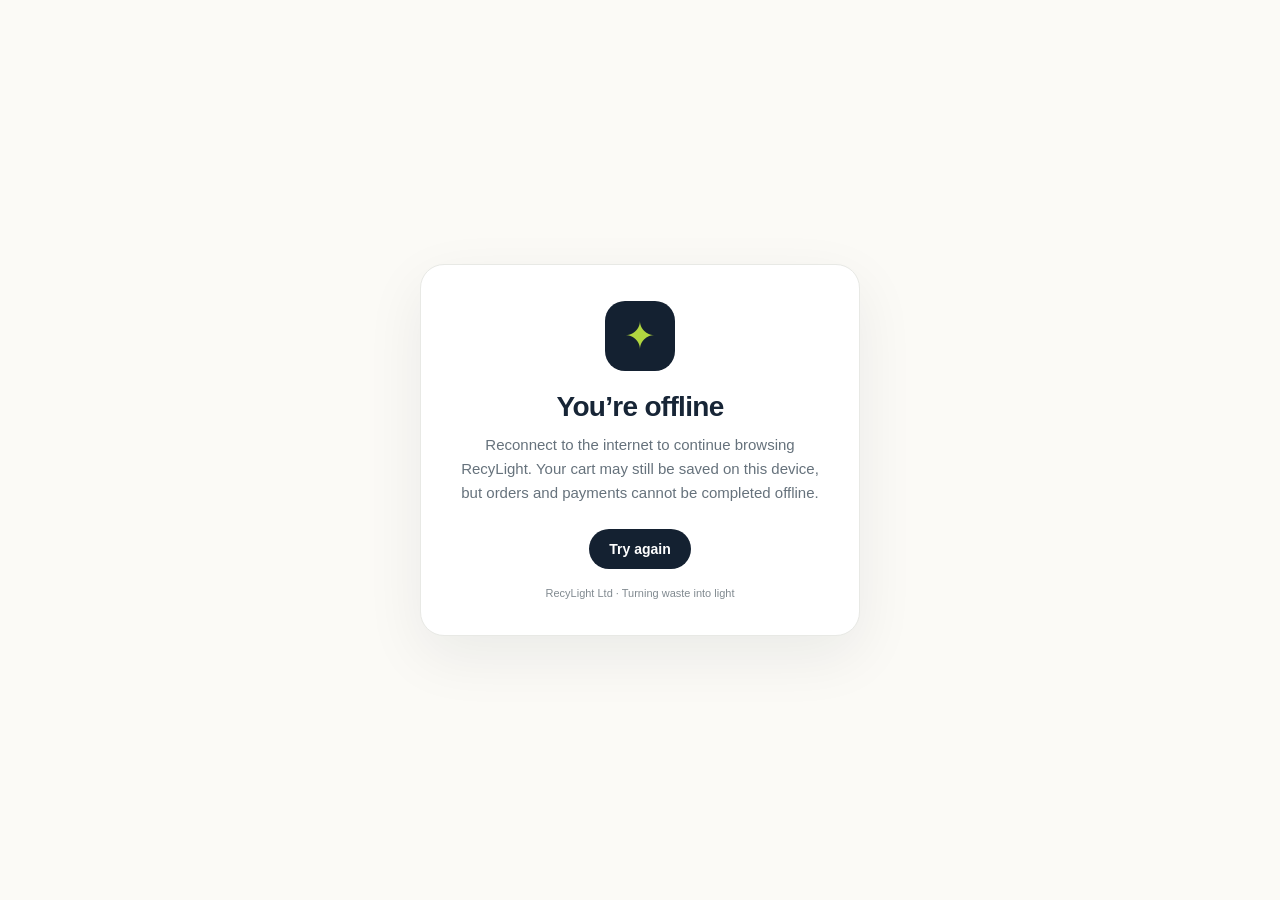
<file: recy-light-netlify-public/offline.html>
<!doctype html>
<html lang="en">
<head>
  <meta charset="utf-8">
  <meta name="viewport" content="width=device-width,initial-scale=1">
  <meta name="theme-color" content="#142131">
  <meta name="robots" content="noindex">
  <title>You're offline — RecyLight Ltd</title>
  <link rel="icon" href="assets/icon-192.png" type="image/png">
  <style>
    *{box-sizing:border-box}body{min-height:100vh;margin:0;display:grid;place-items:center;padding:24px;background:#fbfaf6;color:#172536;font-family:Arial,sans-serif}.offline-card{width:min(440px,100%);padding:36px 30px;border:1px solid #e8e9e5;border-radius:24px;background:#fff;text-align:center;box-shadow:0 20px 60px #14213112}.offline-mark{display:grid;place-items:center;width:70px;height:70px;margin:0 auto 20px;border-radius:20px;background:#142131;color:#b1d640;font-size:38px}.offline-card h1{margin:0 0 10px;font-size:28px;letter-spacing:-.7px}.offline-card p{margin:0 auto 24px;color:#66727c;font-size:15px;line-height:1.6}.offline-card button{padding:12px 20px;border:0;border-radius:999px;background:#142131;color:white;font-size:14px;font-weight:700;cursor:pointer}.offline-note{display:block;margin-top:18px;color:#818a90;font-size:11px}
  </style>
</head>
<body>
  <main class="offline-card">
    <span class="offline-mark" aria-hidden="true">✦</span>
    <h1>You’re offline</h1>
    <p>Reconnect to the internet to continue browsing RecyLight. Your cart may still be saved on this device, but orders and payments cannot be completed offline.</p>
    <button type="button" onclick="location.reload()">Try again</button>
    <small class="offline-note">RecyLight Ltd · Turning waste into light</small>
  </main>
</body>
</html>
</file>
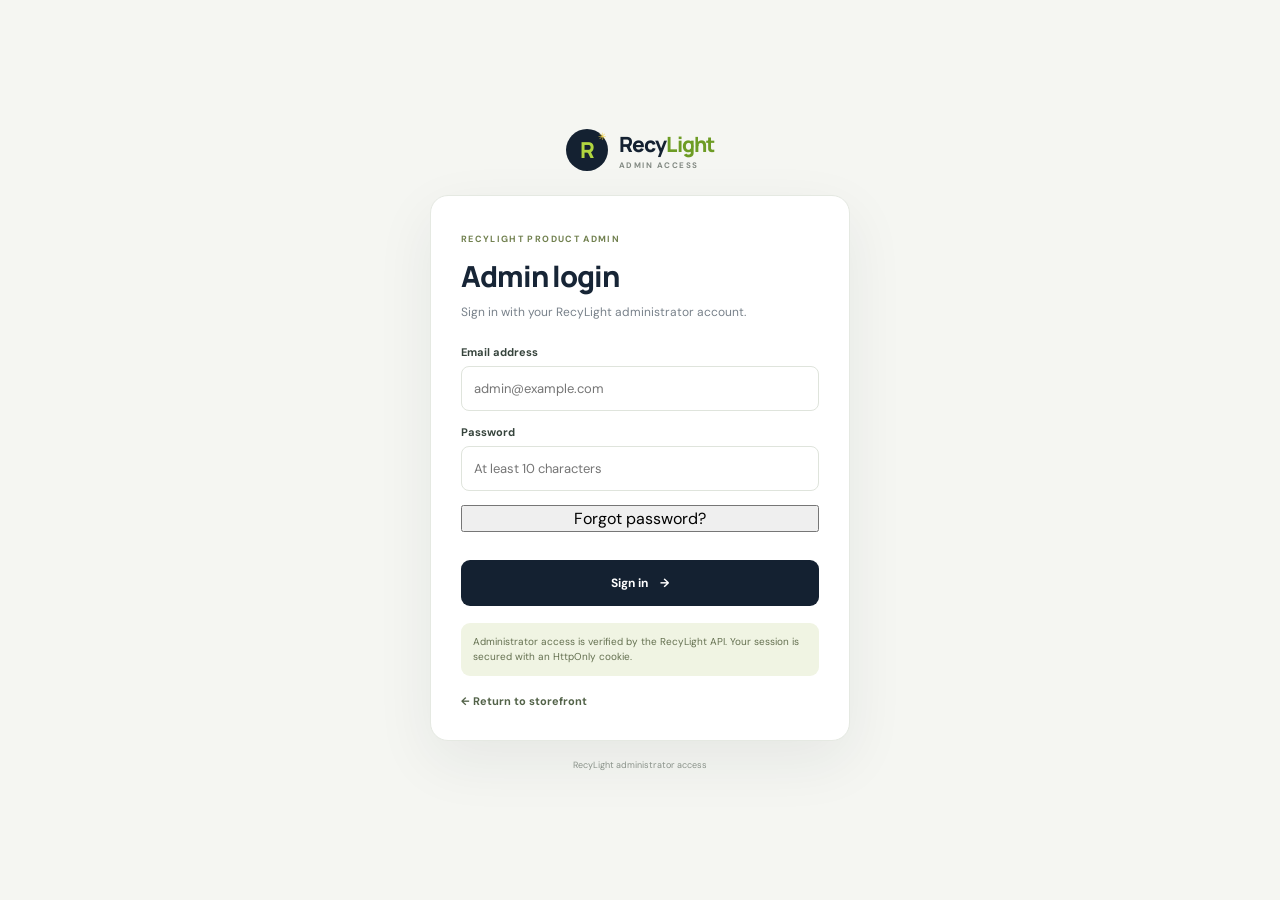
<file: outputs/recy-light/login.html>
<!doctype html>
<html lang="en">
<head>
  <meta charset="utf-8">
  <meta name="viewport" content="width=device-width, initial-scale=1">
  <meta name="robots" content="noindex, nofollow">
  <meta name="theme-color" content="#101c2a">
  <title>Admin login — RecyLight</title>
  <link rel="stylesheet" href="styles.css">
  <link rel="stylesheet" href="admin-login.css">
</head>
<body class="admin-login-page">
  <main class="login-wrap">
    <a class="login-brand" href="index.html"><span class="brand-mark" aria-hidden="true">R<span>✳</span></span><span>Recy<span>Light</span><small>ADMIN ACCESS</small></span></a>
    <section class="login-card" aria-labelledby="login-title">
      <span class="eyebrow">RECYLIGHT PRODUCT ADMIN</span>
      <h1 id="login-title">Admin login</h1>
      <p class="login-intro" id="login-intro">Sign in to manage the product catalog.</p>
      <form id="admin-login-form">
        <label>Email address<input id="admin-email" type="email" autocomplete="username" required placeholder="admin@example.com"></label>
        <label>Password<input id="admin-password" type="password" autocomplete="current-password" minlength="10" required placeholder="At least 10 characters"></label>
        <button class="forgot-password" id="admin-forgot-password" type="button" hidden>Forgot password?</button>
        <p class="reset-note" id="admin-reset-note" role="status" hidden></p>
        <label id="confirm-password-field" hidden>Confirm password<input id="admin-confirm-password" type="password" autocomplete="new-password" minlength="10" placeholder="Enter the password again"></label>
        <p class="login-error" id="login-error" role="alert"></p>
        <button class="login-submit" id="login-submit" type="submit">Sign in <span aria-hidden="true">→</span></button>
      </form>
      <p class="login-security-note" id="security-note">Admin access is verified by the RecyLight API.</p>
      <a class="storefront-link" href="index.html">← Return to storefront</a>
    </section>
    <p class="login-footnote">RecyLight administrator access</p>
  </main>
  <script src="api.js?v=12"></script>
  <script src="admin-login.js?v=4"></script>
</body>
</html>
</file>
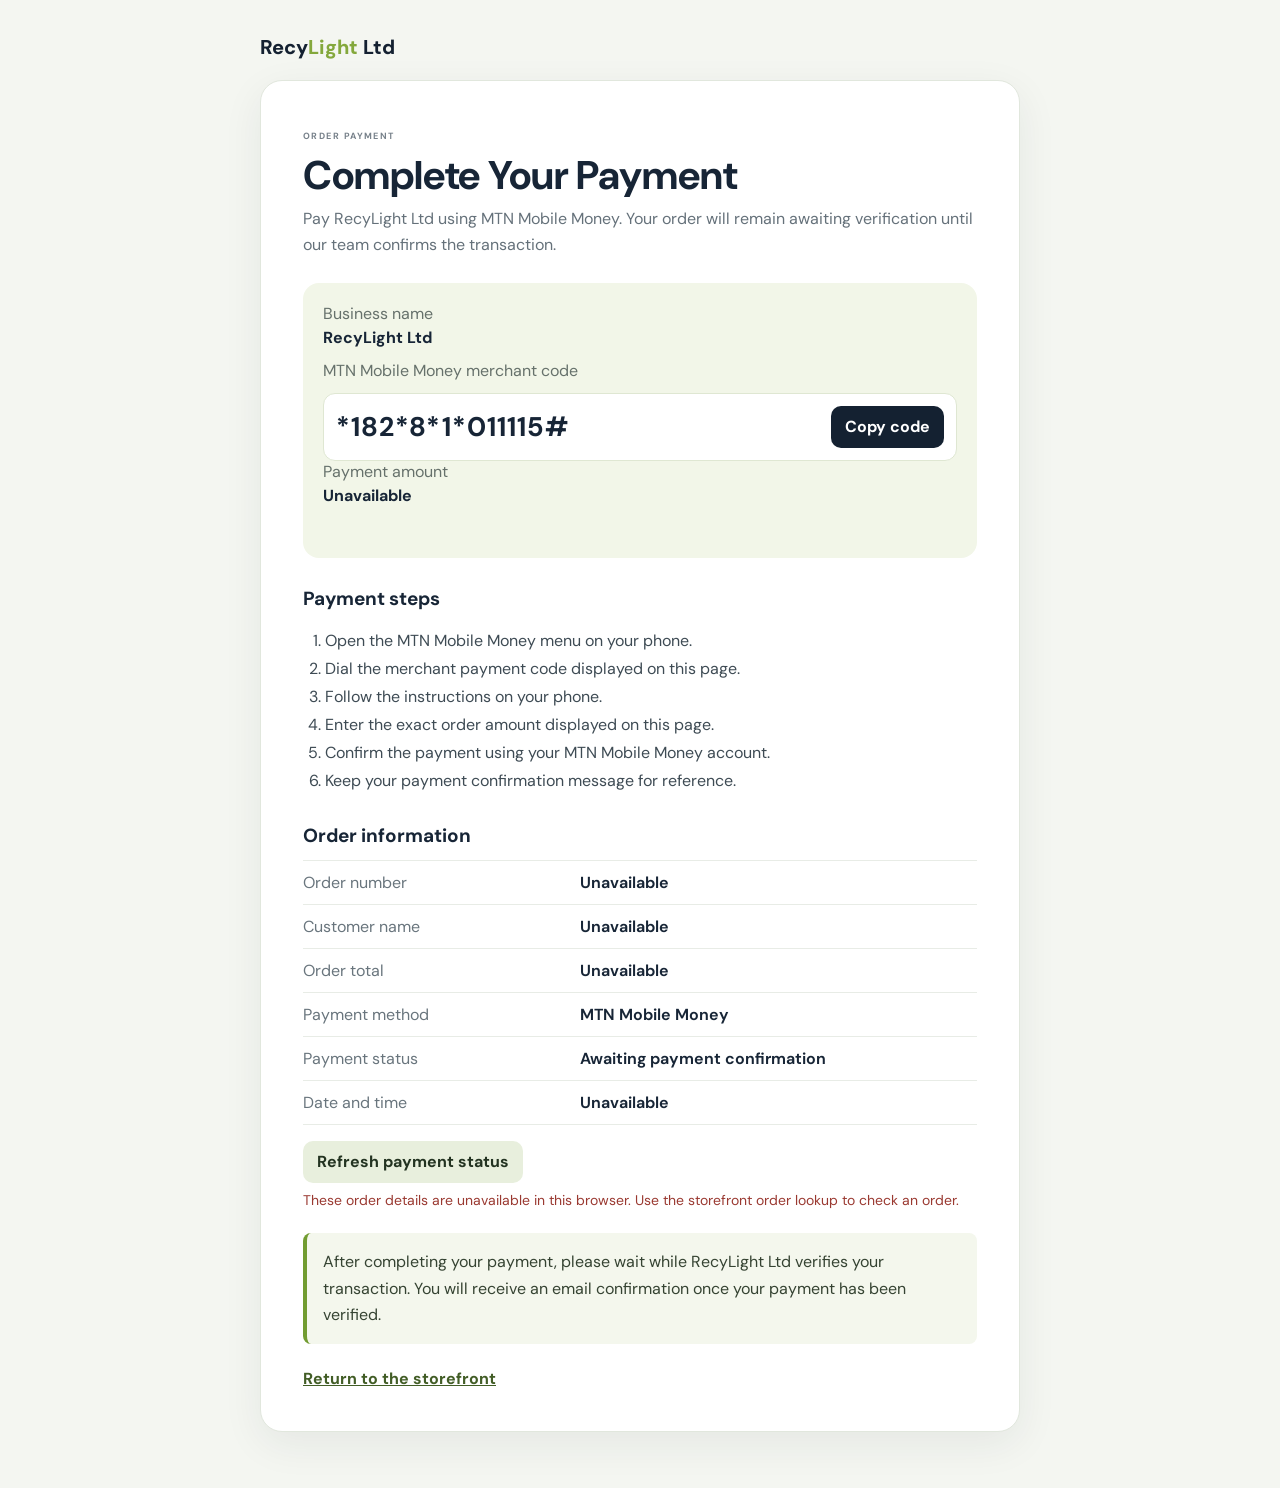
<file: outputs/recy-light/payment.html>
<!doctype html>
<html lang="en">
<head>
  <meta charset="utf-8">
  <meta name="viewport" content="width=device-width, initial-scale=1">
  <meta name="robots" content="noindex, nofollow">
  <meta name="theme-color" content="#142131">
  <title>Complete Your Payment — RecyLight Ltd</title>
  <link rel="stylesheet" href="styles.css">
  <link rel="stylesheet" href="payment.css">
</head>
<body class="payment-page">
  <main class="payment-shell">
    <a class="payment-brand" href="index.html">Recy<span>Light</span> Ltd</a>
    <section class="payment-card" aria-labelledby="payment-title">
      <span class="eyebrow">ORDER PAYMENT</span>
      <h1 id="payment-title">Complete Your Payment</h1>
      <p class="payment-intro">Pay RecyLight Ltd using MTN Mobile Money. Your order will remain awaiting verification until our team confirms the transaction.</p>

      <section class="merchant-panel" aria-label="Merchant payment details">
        <p>Business name <strong>RecyLight Ltd</strong></p>
        <p>MTN Mobile Money merchant code</p>
        <div class="merchant-code-row"><strong id="merchant-code">*182*8*1*011115#</strong><button type="button" id="copy-merchant-code">Copy code</button></div>
        <p>Payment amount <strong id="payment-amount">Loading…</strong></p>
        <p id="copy-feedback" class="payment-feedback" role="status"></p>
      </section>

      <section class="payment-steps">
        <h2>Payment steps</h2>
        <ol>
          <li>Open the MTN Mobile Money menu on your phone.</li>
          <li>Dial the merchant payment code displayed on this page.</li>
          <li>Follow the instructions on your phone.</li>
          <li>Enter the exact order amount displayed on this page.</li>
          <li>Confirm the payment using your MTN Mobile Money account.</li>
          <li>Keep your payment confirmation message for reference.</li>
        </ol>
      </section>

      <section class="order-summary" aria-labelledby="order-summary-title">
        <h2 id="order-summary-title">Order information</h2>
        <dl>
          <div><dt>Order number</dt><dd id="order-number">Loading…</dd></div>
          <div><dt>Customer name</dt><dd id="customer-name">Loading…</dd></div>
          <div><dt>Order total</dt><dd id="order-total">Loading…</dd></div>
          <div><dt>Payment method</dt><dd>MTN Mobile Money</dd></div>
          <div><dt>Payment status</dt><dd id="payment-status">Awaiting payment confirmation</dd></div>
          <div><dt>Date and time</dt><dd id="order-date">Loading…</dd></div>
        </dl>
        <button type="button" class="refresh-status" id="refresh-payment-status">Refresh payment status</button>
        <p id="status-feedback" class="payment-feedback" role="status"></p>
      </section>

      <form class="reference-form" id="payment-reference-form">
        <h2>Submit your payment reference</h2>
        <p>After paying, enter the transaction reference from your MTN confirmation message. An administrator will verify it.</p>
        <label for="transaction-reference">MTN transaction reference</label>
        <input id="transaction-reference" name="transactionReference" required minlength="4" maxlength="120" autocomplete="off">
        <button type="submit" id="submit-payment-reference">Submit for verification</button>
        <p id="reference-feedback" class="payment-feedback" role="status"></p>
      </form>

      <p class="payment-notice">After completing your payment, please wait while RecyLight Ltd verifies your transaction. You will receive an email confirmation once your payment has been verified.</p>
      <a class="back-to-store" href="index.html">Return to the storefront</a>
    </section>
  </main>
  <script src="api.js?v=12"></script>
  <script src="payment.js?v=1"></script>
</body>
</html>
</file>
<file: outputs/recy-light/styles.css>
@import url('https://fonts.googleapis.com/css2?family=DM+Sans:wght@400;500;600;700&family=Manrope:wght@400;500;600;700;800&display=swap');
:root{--navy:#142131;--navy2:#1b2c3c;--green:#b1d640;--green2:#d3ed8b;--ink:#172536;--muted:#78818a;--paper:#fbfaf6;--line:#e8e9e5;--white:#fff;--serif:Georgia,'Times New Roman',serif}*{box-sizing:border-box}html{scroll-behavior:smooth}body{margin:0;background:var(--paper);color:var(--ink);font-family:'DM Sans',Arial,sans-serif}button,input,select,textarea{font:inherit}button,a{-webkit-tap-highlight-color:transparent}button{cursor:pointer}.announcement{height:32px;background:var(--navy);color:#d1d7d8;text-align:center;font-size:10px;letter-spacing:.09em;padding:9px 16px}.announcement span{color:var(--green);padding:0 8px}.site-header{height:82px;background:var(--paper);display:flex;align-items:center;padding:0 max(calc((100vw - 1240px)/2),5.4vw);gap:48px;border-bottom:1px solid rgba(20,33,49,.07);position:sticky;top:0;z-index:10}.brand{display:flex;gap:10px;align-items:center;color:var(--navy);text-decoration:none;font-family:Manrope,sans-serif;font-weight:800;font-size:22px;letter-spacing:-1.3px;white-space:nowrap}.brand-light{color:#6d9c24}.brand small{display:block;font-family:'DM Sans',sans-serif;font-size:7px;letter-spacing:1.65px;font-weight:700;color:#828982;margin-top:2px}.brand-mark{display:inline-grid;place-items:center;position:relative;width:38px;height:38px;border-radius:50%;background:var(--navy);color:var(--green);font-size:22px;letter-spacing:-2px}.brand-mark span{font-family:Arial;font-size:10px;position:absolute;top:2px;right:3px;color:#f3d345}.main-nav{display:flex;align-items:center;gap:36px;margin:auto;font-size:12px;font-weight:600}.main-nav a,.footer-links a{color:var(--ink);text-decoration:none;transition:color .2s}.main-nav a:hover,.footer-links a:hover{color:#689320}.header-actions{display:flex;align-items:center;gap:16px}.icon-button{background:none;border:0;color:var(--ink);font-size:29px;transform:rotate(-20deg);line-height:1}.cart-button{display:flex;gap:9px;align-items:center;border:1px solid #dfe2dc;background:transparent;border-radius:30px;padding:10px 15px;font-size:11px;font-weight:600;color:var(--ink)}.bag-icon{font-size:20px;line-height:12px}.cart-count{display:grid;place-items:center;background:var(--green);width:20px;height:20px;border-radius:50%;font-size:10px}.menu-toggle{display:none;background:none;border:0;font-size:23px;color:var(--navy)}.hero{min-height:580px;background:var(--navy);color:white;display:grid;grid-template-columns:1fr 1fr;position:relative;overflow:hidden;padding-left:max(calc((100vw - 1240px)/2),9vw)}.hero-copy{padding:105px 35px 70px 0;position:relative;z-index:1}.eyebrow{font-size:9px;letter-spacing:.16em;font-weight:700;color:#77818a}.hero .eyebrow{color:#bfd780;display:flex;gap:10px;align-items:center}.hero .eyebrow i{display:inline-block;width:22px;height:1px;background:var(--green)}h1,h2,h3,p{margin-top:0}.hero h1{font-family:Manrope,sans-serif;font-size:clamp(48px,6vw,76px);line-height:1.03;letter-spacing:-4.5px;margin:24px 0 20px;font-weight:600}.hero h1 em,.section-heading h2 em,.story-copy h2 em,.support-section h2 em{font-family:var(--serif);font-weight:400;color:var(--green);letter-spacing:-3px}.hero-copy>p{font-size:13px;color:#b5bec4;line-height:1.8;max-width:390px}.hero-actions{display:flex;align-items:center;gap:25px;margin-top:30px}.button{display:inline-flex;align-items:center;justify-content:center;gap:26px;border:0;text-decoration:none;padding:14px 18px;font-size:11px;font-weight:700;transition:transform .2s,background .2s}.button:hover{transform:translateY(-2px)}.button-green{background:var(--green);color:var(--navy)}.button-green:hover{background:#c1e254}.button-dark{background:var(--navy);color:white}.button-outline{border:1px solid #cfd6cf;background:transparent;color:var(--navy);padding:12px 16px}.text-link{color:inherit;text-decoration:none;font-weight:600;font-size:11px}.text-link span{padding-left:6px;color:#8dba36}.hero-note{display:flex;align-items:center;gap:12px;color:#aab5bc;font-size:10px;line-height:1.65;margin-top:55px}.hero-note b{color:white}.note-icon{width:31px;height:31px;display:grid;place-items:center;background:#2b3b49;color:var(--green);border-radius:50%;font-size:18px}.hero-visual{position:relative;min-height:580px;background:radial-gradient(ellipse at 50% 45%,#273a41 0%,#1a2b38 37%,#142131 72%);overflow:hidden}.sun-disc{position:absolute;top:99px;left:calc(50% - 145px);width:290px;height:290px;border-radius:50%;background:radial-gradient(circle at 40% 35%,#e4f0a6,#afce52 43%,#678339 100%);box-shadow:0 0 85px rgba(189,222,100,.2)}.orbit{position:absolute;border:1px solid rgba(226,238,205,.18);border-radius:50%;transform:rotate(-32deg)}.orbit-one{width:505px;height:275px;top:91px;left:calc(50% - 250px)}.orbit-two{width:390px;height:460px;top:42px;left:calc(50% - 195px);transform:rotate(41deg)}.hero-product{position:absolute;left:calc(50% - 53px);top:174px;width:106px;height:260px;filter:drop-shadow(0 20px 18px rgba(0,0,0,.3));z-index:2}.lamp-head{position:absolute;left:9px;top:0;width:88px;height:120px;background:linear-gradient(130deg,#fff7c5,#fff1a2 37%,#e6ad43 79%,#b57931);border-radius:52% 52% 44% 44% / 48% 48% 60% 60%;box-shadow:inset -10px -5px 20px #c98d2c,0 0 43px rgba(255,235,126,.55)}.lamp-head:after{content:"";position:absolute;left:20px;top:19px;width:23px;height:45px;border-radius:50%;background:rgba(255,255,255,.54);transform:rotate(25deg)}.lamp-neck{position:absolute;left:32px;top:109px;width:42px;height:56px;background:repeating-linear-gradient(to bottom,#c4c7bf 0 5px,#747b79 6px 9px);border-radius:5px}.lamp-base{position:absolute;left:23px;top:155px;width:60px;height:21px;background:linear-gradient(#79817f,#303b3b);border-radius:3px 3px 9px 9px}.lamp-glow{position:absolute;left:-50px;top:33px;width:205px;height:160px;background:radial-gradient(ellipse,rgba(255,227,116,.2),transparent 70%);z-index:-1}.visual-tag{position:absolute;color:#dce4d6;font-size:8px;letter-spacing:.18em;z-index:3}.tag-top{top:125px;right:12%;display:flex;align-items:center;gap:10px}.tag-top b{color:var(--green);font-size:16px}.tag-bottom{bottom:70px;left:11%;display:flex;gap:14px;align-items:center}.tag-bottom>span:first-child{color:#a6bd6a}.tag-bottom b{font-size:8px;font-weight:500}.tag-line{height:1px;width:47px;background:#72806e}.floating-leaf{position:absolute;right:14%;bottom:134px;color:var(--green);font-size:32px;transform:rotate(30deg)}.hero-side-label{position:absolute;right:20px;top:45%;writing-mode:vertical-rl;color:#82908f;font-size:8px;letter-spacing:.2em}.value-strip{display:grid;grid-template-columns:repeat(4,1fr);padding:30px max(calc((100vw - 1100px)/2),7vw);gap:25px;border-bottom:1px solid var(--line);background:#fff}.value-strip>div{display:grid;grid-template-columns:30px 1fr;column-gap:10px}.value-strip>div>span{grid-row:span 2;color:#95bc43;font-family:var(--serif);font-size:15px}.value-strip b{font-size:11px}.value-strip small{font-size:9px;color:var(--muted);margin-top:4px}.section{padding:90px max(calc((100vw - 1130px)/2),7vw)}.section-heading{display:flex;align-items:end;justify-content:space-between;margin-bottom:31px}.section-heading h2,.story-copy h2,.support-section h2{font-family:Manrope,sans-serif;font-size:38px;line-height:1.17;letter-spacing:-1.8px;margin:12px 0 0;font-weight:600}.section-heading h2 em,.story-copy h2 em,.support-section h2 em{color:#79a32d}.category-grid{display:grid;grid-template-columns:repeat(4,1fr);gap:14px}.category-card{position:relative;height:230px;border:0;text-align:left;padding:18px;overflow:hidden;color:var(--navy);display:flex;flex-direction:column;justify-content:flex-end;transition:transform .2s}.category-card:hover{transform:translateY(-4px)}.cat-lighting{background:#e8edcf}.cat-electrical{background:#dce8e7}.cat-accessories{background:#e8e4d9}.cat-tools{background:#e8ded4}.category-number{position:absolute;top:17px;left:18px;font-size:8px;letter-spacing:.12em;font-weight:700;opacity:.65}.category-art{position:absolute;top:25px;right:27px;font-family:var(--serif);font-size:83px;font-weight:400;opacity:.8;transform:rotate(-15deg)}.bulb-art{font-size:72px;color:#8baa39;right:32px;top:48px}.cat-electrical .category-art{color:#446668;font-size:100px;right:36px}.cat-accessories .category-art{color:#aa8d4e}.cat-tools .category-art{font-size:115px;color:#8c6b52;right:40px;top:35px}.category-title{font-family:Manrope,sans-serif;font-weight:700;font-size:17px;display:flex;justify-content:space-between;align-items:center}.category-title b{font-size:14px}.category-card small{font-size:10px;opacity:.68;margin-top:4px}.shop-section{background:#fff}.shop-controls{display:flex;gap:9px}.search-box{height:39px;border:1px solid var(--line);display:flex;align-items:center;padding:0 10px;gap:6px;color:#839069}.search-box input{border:0;outline:0;width:145px;font-size:10px;background:transparent;color:var(--ink)}.shop-controls select{border:1px solid var(--line);background:white;color:var(--ink);padding:0 10px;font-size:10px;max-width:160px}.filter-row{display:flex;gap:9px;align-items:center;margin-bottom:25px;flex-wrap:wrap}.filter-chip{border:1px solid #e2e6e0;background:transparent;border-radius:20px;padding:8px 13px;color:#69747c;font-size:9px}.filter-chip.active,.filter-chip:hover{background:var(--navy);color:#fff;border-color:var(--navy)}.result-count{margin-left:auto;font-size:9px;color:#929995}.product-grid{display:grid;grid-template-columns:repeat(4,1fr);gap:24px 16px}.product-card{min-width:0}.product-image{height:215px;position:relative;overflow:hidden;background:#f0f2ec;display:grid;place-items:center}.product-image img{width:100%;height:100%;object-fit:cover;transition:transform .4s}.product-card:hover .product-image img{transform:scale(1.04)}.product-badge{position:absolute;top:12px;left:12px;background:#dbe9b3;color:#3f5e20;padding:6px 8px;font-size:8px;font-weight:700;letter-spacing:.06em}.product-details{padding:14px 1px}.product-category{color:#8a9990;font-size:8px;letter-spacing:.13em;text-transform:uppercase}.product-title-row{display:flex;justify-content:space-between;align-items:flex-start;gap:4px;margin-top:7px}.product-title{font-size:13px;font-weight:600;margin:0;line-height:1.4}.stock-label{font-size:8px;color:#638c38;white-space:nowrap;padding-top:3px}.stock-label.out{color:#aa6560}.product-description{font-size:9px;line-height:1.5;color:#858e91;margin:6px 0 9px;min-height:27px}.product-price{font-size:12px;font-weight:700;color:var(--navy)}.product-price del{font-size:9px;color:#a2a7a4;font-weight:400;padding-left:4px}.product-actions{display:flex;gap:6px;margin-top:12px}.add-button{border:1px solid var(--navy);background:var(--navy);color:#fff;padding:9px 8px;font-size:9px;flex:1}.add-button:disabled{background:#a8afaa;border-color:#a8afaa;cursor:not-allowed}.wa-button{border:1px solid #dfe5dc;background:#fff;color:#647548;padding:9px;font-size:9px}.wa-button:disabled{opacity:.55;cursor:help}.catalog-note{font-size:9px;color:#939b97;margin-top:28px}.empty-state{text-align:center;padding:55px 10px}.empty-state>span{font-size:35px;color:#a0c15a}.empty-state h3{font-family:Manrope;font-size:20px;margin:8px}.empty-state p{font-size:11px;color:var(--muted)}.story-section{display:grid;grid-template-columns:1fr 1fr;min-height:475px;background:#f1f1e9}.story-art{position:relative;overflow:hidden;background:linear-gradient(145deg,#dce5c3,#aabb7a);min-height:420px}.story-orb{position:absolute;width:300px;height:300px;border-radius:50%;background:radial-gradient(circle at 35% 32%,#eff6d4,#aac15f 65%,#718b40);left:calc(50% - 150px);top:54px;box-shadow:0 22px 50px #6f805233}.story-orb:before,.story-orb:after{content:"";position:absolute;border:1px solid rgba(255,255,255,.4);border-radius:50%;width:440px;height:220px;left:-70px;top:40px;transform:rotate(37deg)}.story-orb:after{width:250px;height:410px;left:23px;top:-55px;transform:rotate(-24deg)}.story-stamp{position:absolute;right:16%;top:38%;background:#172b2b;color:#d5e8a3;width:83px;height:83px;border-radius:50%;display:grid;place-content:center;text-align:center;font-size:8px;letter-spacing:.1em;line-height:1.6;transform:rotate(11deg)}.story-caption{position:absolute;bottom:30px;left:10%;font-size:8px;letter-spacing:.19em;color:#47583c}.story-copy{padding:80px 10% 70px 13%}.story-copy h2{font-size:41px;margin:15px 0 20px}.story-copy p{max-width:375px;color:#6f797c;font-size:11px;line-height:1.8}.story-copy .text-link{display:inline-block;margin-top:12px}.support-section{position:relative;display:flex;align-items:center;justify-content:space-between;padding:66px max(calc((100vw - 1130px)/2),7vw);background:#e6edcf;overflow:hidden}.support-section h2{font-size:32px}.support-section h2 em{color:#6d9628}.support-section p{font-size:11px;color:#68746b;margin:12px 0 0}.support-spark{font-size:94px;position:absolute;right:35%;top:-20px;color:#d4e4ac}.support-section .button{z-index:1}.site-footer{background:var(--navy);color:white;padding:50px max(calc((100vw - 1130px)/2),7vw) 0}.footer-main{display:grid;grid-template-columns:1fr 1fr 1.3fr;gap:25px;padding-bottom:45px}.brand-footer{color:white;align-self:start}.brand-footer small{color:#9aa9ab}.footer-main>p{font-family:var(--serif);font-style:italic;color:#c0c9c2;font-size:16px;line-height:1.7}.footer-links{display:grid;grid-template-columns:1fr 1fr;gap:20px}.footer-links>div{display:flex;flex-direction:column;gap:11px}.footer-links b{font-size:8px;letter-spacing:.15em;color:#b9d578;margin-bottom:4px}.footer-links a{font-size:10px;color:#c5cdd0}.footer-bottom{border-top:1px solid #ffffff20;padding:17px 0;display:flex;justify-content:space-between;color:#abb6bb;font-size:9px}.footer-bottom i{color:var(--green);font-style:normal}.overlay{position:fixed;inset:0;background:rgba(8,17,24,.44);z-index:19}.cart-drawer{position:fixed;z-index:20;right:0;top:0;height:100dvh;width:min(430px,100vw);background:var(--paper);box-shadow:-12px 0 35px #07101b20;padding:28px;display:flex;flex-direction:column;overflow-y:auto}.drawer-head,.dialog-head{display:flex;justify-content:space-between;align-items:center;border-bottom:1px solid var(--line);padding-bottom:17px}.drawer-head h2,.dialog-head h2{font-family:Manrope;font-size:25px;margin:6px 0 0;letter-spacing:-1px}.drawer-head h2 span{font-size:12px;color:#87908b;font-family:'DM Sans';font-weight:400}.close-button{width:36px;height:36px;border-radius:50%;border:1px solid var(--line);background:transparent;color:var(--ink);font-size:23px;line-height:1}.cart-items{overflow-y:auto;flex:1}.cart-line{display:grid;grid-template-columns:72px 1fr auto;gap:12px;padding:17px 0;border-bottom:1px solid var(--line)}.cart-line img{width:72px;height:72px;object-fit:cover;background:#eef0e9}.cart-line h3{font-size:11px;margin:3px 0 6px}.cart-line p{font-size:10px;color:#737d7b;margin:0}.cart-line-right{text-align:right}.remove-item{border:0;background:transparent;color:#8a918d;font-size:9px;text-decoration:underline;padding:5px 0}.qty-control{display:flex;align-items:center;gap:9px;margin-top:10px}.qty-control button{width:23px;height:23px;border:1px solid var(--line);background:white;color:var(--ink)}.qty-control span{font-size:10px}.cart-empty{text-align:center;margin:auto 0;color:#6c7874}.cart-empty>span{font-size:40px;color:#a6c15e}.cart-empty h3{font-family:Manrope;font-size:16px;color:var(--ink);margin:12px 0 7px}.cart-empty p{font-size:10px;margin-bottom:18px}.cart-summary{border-top:1px solid var(--line);padding-top:17px}.cart-summary>div,.checkout-total{display:flex;justify-content:space-between;align-items:center;font-size:12px}.cart-summary>small{font-size:9px;color:#87908b;display:block;margin:8px 0 17px}.cart-summary .button{width:100%}.whatsapp-cart{width:100%;padding:12px;border:1px solid #cfd9c9;background:transparent;color:#526d43;margin-top:8px;font-size:10px}.whatsapp-cart:disabled{opacity:.65;cursor:help}.config-hint{font-size:9px;color:#87908b;text-align:center;margin:9px 0}.checkout-dialog{width:min(520px,calc(100% - 28px));max-height:90vh;border:0;padding:25px;background:var(--paper);color:var(--ink);box-shadow:0 20px 60px #0004}.checkout-dialog::backdrop{background:#091621a8}.checkout-disclaimer{font-size:10px;line-height:1.6;color:#7c8580;background:#f0f2e9;padding:10px 12px;margin:15px 0}.checkout-fields{display:grid;grid-template-columns:1fr 1fr;gap:12px}.checkout-fields label{font-size:9px;font-weight:700;display:flex;flex-direction:column;gap:6px}.checkout-fields label span{font-weight:400;color:#87908b}.checkout-fields label:nth-child(4),.checkout-fields label:nth-child(6){grid-column:span 2}.checkout-fields input,.checkout-fields select,.checkout-fields textarea{width:100%;border:1px solid #dfe3dc;padding:10px;font-size:10px;background:white;color:var(--ink);resize:vertical}.checkout-fields input:focus,.checkout-fields textarea:focus,.checkout-fields select:focus,.search-box:focus-within{outline:2px solid #a6cc54;outline-offset:1px}.checkout-total{border-top:1px solid var(--line);padding:15px 0;margin-top:16px}.submit-inquiry{width:100%}.form-feedback{font-size:10px;color:#547b31;line-height:1.6;margin:12px 0 0}.toast{position:fixed;bottom:24px;left:50%;transform:translate(-50%,15px);opacity:0;pointer-events:none;z-index:30;background:var(--navy);color:white;padding:12px 18px;font-size:11px;transition:all .2s}.toast.visible{transform:translate(-50%,0);opacity:1}[hidden]{display:none!important}
@media(max-width:900px){.site-header{gap:20px;padding:0 5vw}.main-nav{gap:18px}.hero{padding-left:8vw}.hero-copy{padding-top:90px}.hero-visual{min-height:530px}.hero{min-height:530px}.product-grid{grid-template-columns:repeat(3,1fr)}.section{padding:70px 6vw}.value-strip{padding:26px 6vw;gap:14px}.category-grid{grid-template-columns:repeat(2,1fr)}.category-card{height:205px}.story-copy{padding:70px 8%}.support-section{padding:55px 6vw}.site-footer{padding:45px 6vw 0}}
@media(max-width:620px){.announcement{font-size:8px;height:29px;padding:8px}.site-header{height:67px;padding:0 18px;gap:12px}.brand{font-size:19px;gap:7px}.brand-mark{width:33px;height:33px;font-size:19px}.brand small{font-size:6px}.menu-toggle{display:block;margin-left:auto;order:3}.main-nav{display:none;position:absolute;top:67px;left:0;right:0;background:var(--paper);padding:18px 22px;box-shadow:0 8px 14px #13203218;flex-direction:column;align-items:flex-start;gap:17px}.main-nav.open{display:flex}.header-actions{gap:7px}.icon-button{font-size:25px}.cart-button{padding:7px 9px;gap:5px;font-size:10px}.hero{grid-template-columns:1fr;padding:0;min-height:0}.hero-copy{padding:72px 25px 35px}.hero h1{font-size:56px;letter-spacing:-3.3px}.hero-copy>p{font-size:12px}.hero-note{margin-top:34px}.hero-visual{min-height:360px}.sun-disc{width:230px;height:230px;left:calc(50% - 115px);top:48px}.hero-product{top:94px;transform:scale(.83);transform-origin:top center}.orbit-one{top:50px}.orbit-two{top:8px}.tag-top{top:60px;right:8%}.tag-bottom{bottom:35px;left:8%}.hero-side-label{right:9px}.floating-leaf{bottom:80px;right:10%}.value-strip{grid-template-columns:1fr 1fr;padding:25px 20px;gap:22px 14px}.value-strip b{font-size:10px}.value-strip small{font-size:8px}.section{padding:60px 20px}.section-heading{align-items:flex-start;gap:20px;flex-direction:column;margin-bottom:24px}.section-heading h2{font-size:30px}.section-heading>.text-link{align-self:flex-end;margin-top:-8px}.category-grid{gap:9px}.category-card{height:175px;padding:13px}.category-number{top:12px;left:13px;font-size:7px}.category-art{font-size:60px;top:28px;right:20px}.bulb-art{font-size:58px}.cat-tools .category-art{font-size:85px}.category-title{font-size:14px}.category-card small{font-size:8px}.shop-controls{width:100%}.search-box{flex:1}.search-box input{width:100%;min-width:0}.shop-controls select{width:135px}.filter-row{gap:6px}.filter-chip{padding:7px 10px}.result-count{width:100%;text-align:right}.product-grid{grid-template-columns:repeat(2,minmax(0,1fr));gap:18px 10px}.product-image{height:auto;aspect-ratio:1/1}.product-title{font-size:11px}.stock-label{font-size:7px}.product-description{font-size:8px;min-height:36px}.product-actions{gap:4px}.add-button,.wa-button{font-size:8px;padding:9px 5px}.story-section{grid-template-columns:1fr}.story-art{min-height:315px}.story-orb{width:235px;height:235px;left:calc(50% - 117px);top:40px}.story-orb:before{width:350px;height:175px;left:-58px}.story-orb:after{height:320px;top:-40px}.story-copy{padding:50px 25px 60px}.story-copy h2{font-size:37px}.support-section{padding:45px 22px;align-items:flex-start;gap:20px;flex-direction:column}.support-section h2{font-size:28px}.support-spark{right:10%;top:-20px}.site-footer{padding:40px 22px 0}.footer-main{grid-template-columns:1fr 1fr;gap:24px}.footer-links{grid-column:span 2}.footer-bottom{gap:10px;flex-wrap:wrap;font-size:8px}.footer-bottom>span:nth-child(2){order:3;width:100%}.cart-drawer{padding:22px}.checkout-fields{grid-template-columns:1fr}.checkout-fields label:nth-child(4),.checkout-fields label:nth-child(6){grid-column:span 1}}
@media(prefers-reduced-motion:reduce){*,*:before,*:after{scroll-behavior:auto!important;transition:none!important}}
.brand-logo{display:block;flex:0 0 auto;width:44px;height:44px;object-fit:contain;border:2px solid #fff;border-radius:8px;background:#000;box-shadow:0 0 0 1px #d5ded9}@media(max-width:620px){.brand-logo{width:36px;height:36px}}
</file>
<file: outputs/recy-light/admin-login.css>
*{box-sizing:border-box}.admin-login-page{min-height:100vh;background:#f5f6f2;color:#172536}.login-wrap{min-height:100vh;display:flex;flex-direction:column;align-items:center;justify-content:center;padding:30px 18px}.login-brand{display:flex;align-items:center;gap:11px;margin-bottom:24px;color:#142131;text-decoration:none;font-family:Manrope,Arial,sans-serif;font-size:21px;font-weight:800;letter-spacing:-.8px}.login-brand>span:last-child>span{color:#6d9c24}.login-brand small{display:block;margin-top:2px;color:#828982;font:700 8px 'DM Sans',Arial,sans-serif;letter-spacing:1.5px}.login-brand .brand-mark{width:42px;height:42px;border-radius:50%;background:#142131;color:#b1d640;display:grid;place-items:center;position:relative;font-size:22px}.login-brand .brand-mark span{position:absolute;top:2px;right:4px;color:#f3d345;font:10px Arial,sans-serif}.login-card{width:min(100%,420px);padding:30px;background:#fff;border:1px solid #e5e9e2;border-radius:18px;box-shadow:0 20px 60px #17253612}.login-card .eyebrow{color:#71804f;font-size:9px;font-weight:700;letter-spacing:.15em}.login-card h1{margin:9px 0 7px;font:800 29px Manrope,Arial,sans-serif;letter-spacing:-1.1px}.login-intro{margin:0 0 22px;color:#78818a;font-size:12px;line-height:1.6}.login-card form{display:grid;gap:14px}.login-card label{display:flex;flex-direction:column;gap:7px;color:#36443c;font-size:11px;font-weight:700}.login-card input{width:100%;min-height:45px;padding:11px 12px;border:1px solid #dfe4dc;border-radius:8px;background:white;color:#172536;font:13px 'DM Sans',Arial,sans-serif}.login-card input:focus{outline:2px solid #b1d640;outline-offset:1px}.login-error{min-height:0;margin:0;color:#a23f37;font-size:11px;line-height:1.45}.login-submit{width:100%;min-height:46px;display:flex;justify-content:center;align-items:center;gap:12px;border:0;border-radius:9px;background:#142131;color:#fff;font-size:12px;font-weight:700}.login-submit:hover{background:#2a3b49}.login-security-note{padding:11px 12px;margin:17px 0 0;border-radius:9px;background:#f0f4e3;color:#647050;font-size:10px;line-height:1.55}.storefront-link{display:inline-block;margin-top:18px;color:#526248;text-decoration:none;font-size:11px;font-weight:700}.storefront-link:hover{color:#77a326}.login-footnote{margin:18px 0 0;color:#8a928a;font-size:9px;text-align:center}@media(max-width:420px){.login-card{padding:23px}.login-brand{margin-bottom:18px}}\n.forgot-password{justify-self:end;margin-top:-7px;padding:4px 0;border:0;background:transparent;color:#587c2d;font:700 11px inherit;cursor:pointer}.forgot-password:hover{text-decoration:underline;text-underline-offset:3px}.reset-note{margin:-6px 0 0;color:#66716d;font-size:10px;line-height:1.55}.reset-note a{color:#456a20;font-weight:700;overflow-wrap:anywhere}
</file>
<file: outputs/recy-light/payment.css>
.payment-page{min-height:100vh;background:#f4f6f1;color:#172536}.payment-shell{width:min(760px,calc(100% - 28px));margin:0 auto;padding:34px 0 56px}.payment-brand{display:inline-block;margin:0 0 20px;color:#142131;font-size:20px;font-weight:800;text-decoration:none}.payment-brand span{color:#84a83c}.payment-card{padding:clamp(22px,5vw,42px);border:1px solid #e1e7dd;border-radius:22px;background:#fff;box-shadow:0 12px 40px #17253612}.payment-card h1{margin:8px 0;font-size:clamp(28px,5vw,40px);line-height:1.15}.payment-card h2{margin:0 0 12px;font-size:19px}.payment-intro,.reference-form>p{color:#65717a;line-height:1.65}.merchant-panel{margin:24px 0;padding:20px;border-radius:16px;background:#f2f6e8}.merchant-panel p{margin:0 0 12px;color:#66716b}.merchant-panel p:last-of-type{margin:14px 0 0}.merchant-panel strong{display:block;margin-top:3px;color:#172536}.merchant-code-row{display:flex;align-items:center;justify-content:space-between;gap:12px;padding:12px;border:1px solid #dfe7d2;border-radius:12px;background:#fff}.merchant-code-row strong{margin:0;font-size:clamp(20px,4vw,27px);letter-spacing:.04em}.merchant-code-row button,.reference-form button,.refresh-status{min-height:42px;padding:0 14px;border:0;border-radius:10px;background:#142131;color:#fff;font-weight:700;cursor:pointer}.payment-steps,.order-summary{margin-top:28px}.payment-steps ol{padding-left:22px;color:#3e4b54;line-height:1.75}.order-summary dl{margin:0;border-top:1px solid #e8ece6}.order-summary dl div{display:grid;grid-template-columns:minmax(135px,.8fr) 1.2fr;gap:12px;padding:11px 0;border-bottom:1px solid #e8ece6}.order-summary dt{color:#69757d}.order-summary dd{margin:0;font-weight:650;overflow-wrap:anywhere}.refresh-status{margin-top:16px;background:#e8efdd;color:#233321}.reference-form{margin-top:28px;padding-top:24px;border-top:1px solid #e5e9e2}.reference-form label{display:block;margin:12px 0 6px;font-weight:650}.reference-form input{width:100%;height:46px;padding:0 12px;border:1px solid #cbd4c8;border-radius:10px;font:inherit}.reference-form button{margin-top:12px;background:#729c31}.payment-notice{margin:24px 0 0;padding:16px;border-left:4px solid #729c31;border-radius:8px;background:#f4f7ed;color:#354332;line-height:1.65}.payment-feedback{min-height:1.3em;margin:8px 0 0;color:#9a3931;font-size:14px}.back-to-store{display:inline-block;margin-top:24px;color:#425d26;font-weight:700}.dark-mode.payment-page{background:#121c23;color:#edf2ef}.dark-mode .payment-card{border-color:#303c43;background:#1a2730}.dark-mode .payment-brand{color:#edf2ef}.dark-mode .merchant-panel,.dark-mode .payment-notice{background:#27332a;color:#e1ebda}.dark-mode .merchant-panel p,.dark-mode .order-summary dt,.dark-mode .reference-form>p{color:#b6c2b8}.dark-mode .merchant-panel strong,.dark-mode .order-summary dd{color:#edf2ef}.dark-mode .merchant-code-row{border-color:#3a4936;background:#1a2730}.dark-mode .order-summary dl div,.dark-mode .reference-form{border-color:#344149}.dark-mode .order-summary dt{color:#b6c2b8}.dark-mode .refresh-status{background:#344a30;color:#e3efda}
@media(max-width:520px){.payment-shell{padding-top:18px}.payment-card{border-radius:16px}.merchant-code-row{align-items:flex-start;flex-direction:column}.merchant-code-row button{width:100%}.order-summary dl div{grid-template-columns:1fr;gap:3px}}
</file>
